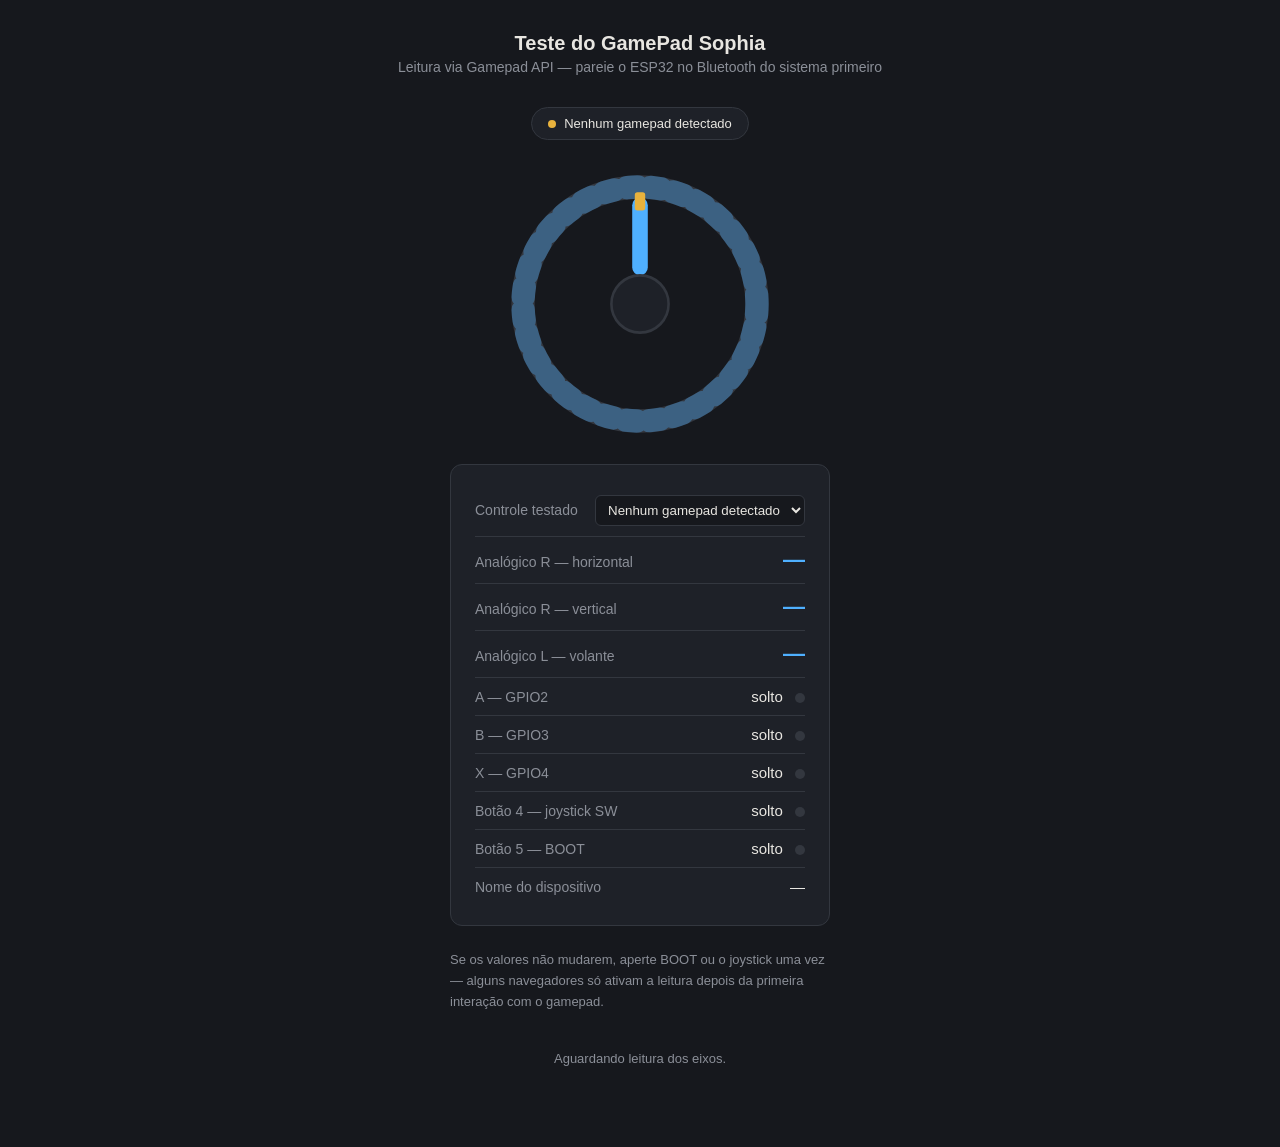
<file: server_teste/index.html>
<!DOCTYPE html>
<html lang="pt-BR">
<head>
<meta charset="UTF-8">
<meta name="viewport" content="width=device-width, initial-scale=1.0">
<title>Teste do Volante — GamePad Sophia</title>
<style>
  :root {
    --bg: #16181d;
    --panel: #1e2128;
    --line: #33373f;
    --text: #e8e6e1;
    --dim: #8b8f98;
    --accent: #4fb0ff;
    --ok: #5ad176;
    --warn: #e8b23d;
  }
  * { box-sizing: border-box; }
  body {
    margin: 0;
    background: var(--bg);
    color: var(--text);
    font-family: -apple-system, "Segoe UI", Roboto, sans-serif;
    min-height: 100vh;
    display: flex;
    flex-direction: column;
    align-items: center;
    padding: 32px 16px 64px;
  }
  h1 {
    font-size: 20px;
    font-weight: 600;
    margin: 0 0 4px;
  }
  .subtitulo {
    color: var(--dim);
    font-size: 14px;
    margin: 0 0 32px;
  }
  .status {
    display: flex;
    align-items: center;
    gap: 8px;
    padding: 8px 16px;
    border-radius: 999px;
    background: var(--panel);
    border: 1px solid var(--line);
    font-size: 13px;
    margin-bottom: 32px;
  }
  .status .ponto {
    width: 8px;
    height: 8px;
    border-radius: 50%;
    background: var(--warn);
  }
  .status.conectado .ponto { background: var(--ok); }
  .status.conectado .texto { color: var(--ok); }

  .volante-wrap {
    position: relative;
    width: min(70vw, 260px);
    aspect-ratio: 1;
    margin-bottom: 28px;
  }
  .volante {
    width: 100%;
    height: 100%;
    transform-origin: center;
    transition: transform 40ms linear;
  }

  .painel {
    width: min(90vw, 380px);
    background: var(--panel);
    border: 1px solid var(--line);
    border-radius: 12px;
    padding: 20px 24px;
  }
  .linha {
    display: flex;
    justify-content: space-between;
    align-items: baseline;
    padding: 10px 0;
    border-bottom: 1px solid var(--line);
    font-size: 14px;
  }
  .linha:last-child { border-bottom: none; }
  .linha .rotulo { color: var(--dim); }
  .linha .valor {
    font-variant-numeric: tabular-nums;
    font-size: 15px;
  }
  .linha .valor.destaque {
    font-size: 22px;
    font-weight: 600;
    color: var(--accent);
  }

  .start-led {
    display: inline-block;
    width: 10px;
    height: 10px;
    border-radius: 50%;
    background: var(--line);
    margin-left: 8px;
    vertical-align: middle;
    transition: background 60ms;
  }
  .start-led.ativo { background: var(--ok); }

  .ajuda {
    max-width: 380px;
    margin-top: 24px;
    font-size: 13px;
    line-height: 1.6;
    color: var(--dim);
  }
  .ajuda code {
    background: var(--panel);
    border: 1px solid var(--line);
    border-radius: 4px;
    padding: 1px 6px;
    color: var(--text);
  }
  select {
    max-width: 220px;
    background: var(--bg);
    border: 1px solid var(--line);
    border-radius: 6px;
    color: var(--text);
    padding: 6px 8px;
  }
</style>
</head>
<body>

  <h1>Teste do GamePad Sophia</h1>
  <p class="subtitulo">Leitura via Gamepad API — pareie o ESP32 no Bluetooth do sistema primeiro</p>

  <div class="status" id="status">
    <span class="ponto"></span>
    <span class="texto">Nenhum gamepad detectado</span>
  </div>

  <div class="volante-wrap">
    <svg class="volante" id="volanteSvg" viewBox="0 0 200 200">
      <circle cx="100" cy="100" r="90" fill="none" stroke="#33373f" stroke-width="18"/>
      <circle cx="100" cy="100" r="90" fill="none" stroke="#4fb0ff" stroke-width="18"
              stroke-dasharray="8 10" stroke-linecap="round" opacity="0.35"/>
      <rect x="94" y="18" width="12" height="60" rx="6" fill="#4fb0ff"/>
      <circle cx="100" cy="100" r="22" fill="#1e2128" stroke="#33373f" stroke-width="2"/>
      <rect x="96" y="14" width="8" height="14" rx="2" fill="#e8b23d"/>
    </svg>
  </div>

  <div class="painel">
    <div class="linha">
      <label class="rotulo" for="seletorGamepad">Controle testado</label>
      <select id="seletorGamepad">
        <option value="">Nenhum gamepad detectado</option>
      </select>
    </div>
    <div class="linha">
      <span class="rotulo">Analógico R — horizontal</span>
      <span class="valor destaque" id="valorJoystickX">—</span>
    </div>
    <div class="linha">
      <span class="rotulo">Analógico R — vertical</span>
      <span class="valor destaque" id="valorJoystickY">—</span>
    </div>
    <div class="linha">
      <span class="rotulo">Analógico L — volante</span>
      <span class="valor destaque" id="valorVolante">—</span>
    </div>
    <div class="linha">
      <span class="rotulo">A — GPIO2</span>
      <span class="valor" id="valorBotao1">solto <span class="start-led" id="ledBotao1"></span></span>
    </div>
    <div class="linha">
      <span class="rotulo">B — GPIO3</span>
      <span class="valor" id="valorBotao2">solto <span class="start-led" id="ledBotao2"></span></span>
    </div>
    <div class="linha">
      <span class="rotulo">X — GPIO4</span>
      <span class="valor" id="valorBotao3">solto <span class="start-led" id="ledBotao3"></span></span>
    </div>
    <div class="linha">
      <span class="rotulo">Botão 4 — joystick SW</span>
      <span class="valor" id="valorBotao4">solto <span class="start-led" id="ledBotao4"></span></span>
    </div>
    <div class="linha">
      <span class="rotulo">Botão 5 — BOOT</span>
      <span class="valor" id="valorBotao5">solto <span class="start-led" id="ledBotao5"></span></span>
    </div>
    <div class="linha">
      <span class="rotulo">Nome do dispositivo</span>
      <span class="valor" id="valorNome">—</span>
    </div>
  </div>

  <p class="ajuda">
    Se os valores não mudarem, aperte BOOT ou o joystick uma vez — alguns
    navegadores só ativam a leitura depois da primeira interação com o gamepad.
  </p>

  <p class="ajuda" id="diagnosticoEixos">Aguardando leitura dos eixos.</p>
<script>
  const statusEl = document.getElementById('status');
  const seletorGamepad = document.getElementById('seletorGamepad');
  const volanteSvg = document.getElementById('volanteSvg');
  const valorJoystickX = document.getElementById('valorJoystickX');
  const valorJoystickY = document.getElementById('valorJoystickY');
  const valorVolante = document.getElementById('valorVolante');
  const indicadoresBotoes = [1, 2, 3, 4, 5].map(numero => ({
    valor: document.getElementById(`valorBotao${numero}`),
    led: document.getElementById(`ledBotao${numero}`),
  }));
  const valorNome = document.getElementById('valorNome');

  let anguloAtual = 0;
  let assinaturaGamepads = '';

  seletorGamepad.addEventListener('change', () => {
    seletorGamepad.dataset.escolhaManual = 'true';
  });

  window.addEventListener('gamepadconnected', (e) => {
    console.log('Gamepad conectado:', e.gamepad);
  });

  window.addEventListener('gamepaddisconnected', () => {
    statusEl.classList.remove('conectado');
    statusEl.querySelector('.texto').textContent = 'Gamepad desconectado';
  });

  function loop() {
    const gamepads = navigator.getGamepads
      ? Array.from(navigator.getGamepads()).filter(Boolean)
      : [];
    const novaAssinatura = gamepads.map(g => `${g.index}:${g.id}`).join('|');

    if (novaAssinatura !== assinaturaGamepads) {
      const selecaoAnterior = seletorGamepad.value;
      seletorGamepad.replaceChildren();

      if (gamepads.length === 0) {
        seletorGamepad.add(new Option('Nenhum gamepad detectado', ''));
        delete seletorGamepad.dataset.escolhaManual;
      } else {
        for (const gamepad of gamepads) {
          seletorGamepad.add(new Option(`${gamepad.index}: ${gamepad.id}`, gamepad.index));
        }

        const aindaExiste = gamepads.some(g => String(g.index) === selecaoAnterior);
        const sophia = gamepads.find(g =>
          /GamePad Sophia|Volante DIY|NimBLE|Vendor: 16c0.*Product: 05df/i.test(g.id)) ||
          gamepads.find(g =>
            ((g.axes.length === 4 || g.axes.length === 5) && g.buttons.length === 5) ||
            (g.axes.length === 1 && g.buttons.length === 3));
        if (aindaExiste && seletorGamepad.dataset.escolhaManual === 'true') {
          seletorGamepad.value = selecaoAnterior;
        } else {
          seletorGamepad.value = String((sophia || gamepads[0]).index);
        }
      }

      assinaturaGamepads = novaAssinatura;
    }

    const gp = gamepads.find(g => String(g.index) === seletorGamepad.value) || null;

    if (gp) {
      statusEl.classList.add('conectado');
      statusEl.querySelector('.texto').textContent = 'Conectado';
      valorNome.textContent = gp.id || '—';

      // A Gamepad API entrega cada eixo normalizado de -1.0 a 1.0.
      // Chromium/Windows RawInput indexes HID usages from X (0x30):
      // X=0, Y=1, Z=2 (unused), Rx=3, Ry=4. Other backends compact axes.
      const indiceR = gp.mapping !== 'standard' && gp.axes.length >= 5 ? 3 : 2;
      const joystickX = gp.axes[indiceR] ?? 0;
      const joystickY = gp.axes[indiceR + 1] ?? 0;
      document.getElementById('diagnosticoEixos').textContent =
        `R horizontal: eixo ${indiceR}; R vertical: eixo ${indiceR + 1}. ` +
        Array.from(gp.axes, (v, i) => `[${i}] ${v.toFixed(3)}`).join(' | ');
      const volante = gp.axes[0] ?? 0;
      valorJoystickX.textContent = joystickX.toFixed(3);
      valorJoystickY.textContent = joystickY.toFixed(3);
      valorVolante.textContent = volante.toFixed(3);

      // Gira o SVG do volante: eixo X / L (-1..1) -> graus (-150..150).
      anguloAtual = volante * 150;
      volanteSvg.style.transform = `rotate(${anguloAtual}deg)`;

      indicadoresBotoes.forEach(({ valor, led }, indice) => {
        const indices = gp.mapping === 'standard' && gp.buttons.length >= 12 ? [0,1,2,11,9] : gp.buttons.length >= 15 ? [0,1,3,14,11] : [0,1,2,3,4];
        const botao = gp.buttons[indices[indice]];
        const pressionado = Boolean(botao && (botao.pressed || botao.value > 0.5));
        valor.childNodes[0].textContent = pressionado ? 'pressionado ' : 'solto ';
        led.classList.toggle('ativo', pressionado);
      });
    } else {
      statusEl.classList.remove('conectado');
      statusEl.querySelector('.texto').textContent = 'Nenhum gamepad detectado';
    }

    requestAnimationFrame(loop);
  }

  requestAnimationFrame(loop);
</script>
</body>
</html>
</file>
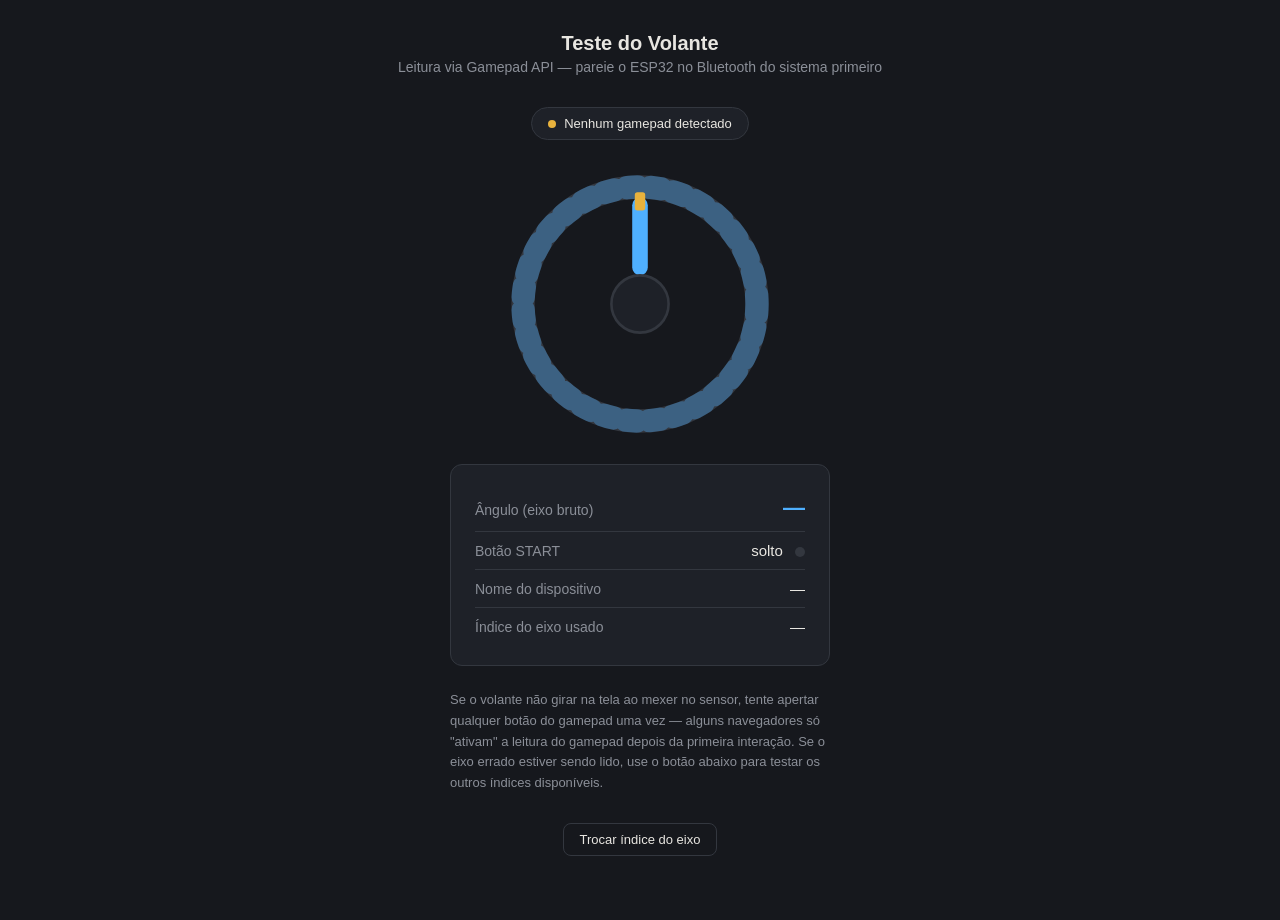
<file: volante-diy-firmware-repo/server_teste/index.html>
<!DOCTYPE html>
<html lang="pt-BR">
<head>
<meta charset="UTF-8">
<meta name="viewport" content="width=device-width, initial-scale=1.0">
<title>Teste do Volante — Volante DIY</title>
<style>
  :root {
    --bg: #16181d;
    --panel: #1e2128;
    --line: #33373f;
    --text: #e8e6e1;
    --dim: #8b8f98;
    --accent: #4fb0ff;
    --ok: #5ad176;
    --warn: #e8b23d;
  }
  * { box-sizing: border-box; }
  body {
    margin: 0;
    background: var(--bg);
    color: var(--text);
    font-family: -apple-system, "Segoe UI", Roboto, sans-serif;
    min-height: 100vh;
    display: flex;
    flex-direction: column;
    align-items: center;
    padding: 32px 16px 64px;
  }
  h1 {
    font-size: 20px;
    font-weight: 600;
    margin: 0 0 4px;
  }
  .subtitulo {
    color: var(--dim);
    font-size: 14px;
    margin: 0 0 32px;
  }
  .status {
    display: flex;
    align-items: center;
    gap: 8px;
    padding: 8px 16px;
    border-radius: 999px;
    background: var(--panel);
    border: 1px solid var(--line);
    font-size: 13px;
    margin-bottom: 32px;
  }
  .status .ponto {
    width: 8px;
    height: 8px;
    border-radius: 50%;
    background: var(--warn);
  }
  .status.conectado .ponto { background: var(--ok); }
  .status.conectado .texto { color: var(--ok); }

  .volante-wrap {
    position: relative;
    width: min(70vw, 260px);
    aspect-ratio: 1;
    margin-bottom: 28px;
  }
  .volante {
    width: 100%;
    height: 100%;
    transform-origin: center;
    transition: transform 40ms linear;
  }

  .painel {
    width: min(90vw, 380px);
    background: var(--panel);
    border: 1px solid var(--line);
    border-radius: 12px;
    padding: 20px 24px;
  }
  .linha {
    display: flex;
    justify-content: space-between;
    align-items: baseline;
    padding: 10px 0;
    border-bottom: 1px solid var(--line);
    font-size: 14px;
  }
  .linha:last-child { border-bottom: none; }
  .linha .rotulo { color: var(--dim); }
  .linha .valor {
    font-variant-numeric: tabular-nums;
    font-size: 15px;
  }
  .linha .valor.destaque {
    font-size: 22px;
    font-weight: 600;
    color: var(--accent);
  }

  .start-led {
    display: inline-block;
    width: 10px;
    height: 10px;
    border-radius: 50%;
    background: var(--line);
    margin-left: 8px;
    vertical-align: middle;
    transition: background 60ms;
  }
  .start-led.ativo { background: var(--ok); }

  .ajuda {
    max-width: 380px;
    margin-top: 24px;
    font-size: 13px;
    line-height: 1.6;
    color: var(--dim);
  }
  .ajuda code {
    background: var(--panel);
    border: 1px solid var(--line);
    border-radius: 4px;
    padding: 1px 6px;
    color: var(--text);
  }
  button.calibrar {
    margin-top: 16px;
    background: transparent;
    border: 1px solid var(--line);
    color: var(--text);
    padding: 8px 16px;
    border-radius: 8px;
    font-size: 13px;
    cursor: pointer;
  }
  button.calibrar:hover { border-color: var(--accent); color: var(--accent); }
</style>
</head>
<body>

  <h1>Teste do Volante</h1>
  <p class="subtitulo">Leitura via Gamepad API — pareie o ESP32 no Bluetooth do sistema primeiro</p>

  <div class="status" id="status">
    <span class="ponto"></span>
    <span class="texto">Nenhum gamepad detectado</span>
  </div>

  <div class="volante-wrap">
    <svg class="volante" id="volanteSvg" viewBox="0 0 200 200">
      <circle cx="100" cy="100" r="90" fill="none" stroke="#33373f" stroke-width="18"/>
      <circle cx="100" cy="100" r="90" fill="none" stroke="#4fb0ff" stroke-width="18"
              stroke-dasharray="8 10" stroke-linecap="round" opacity="0.35"/>
      <rect x="94" y="18" width="12" height="60" rx="6" fill="#4fb0ff"/>
      <circle cx="100" cy="100" r="22" fill="#1e2128" stroke="#33373f" stroke-width="2"/>
      <rect x="96" y="14" width="8" height="14" rx="2" fill="#e8b23d"/>
    </svg>
  </div>

  <div class="painel">
    <div class="linha">
      <span class="rotulo">Ângulo (eixo bruto)</span>
      <span class="valor destaque" id="valorEixo">—</span>
    </div>
    <div class="linha">
      <span class="rotulo">Botão START</span>
      <span class="valor" id="valorBotao">solto <span class="start-led" id="ledBotao"></span></span>
    </div>
    <div class="linha">
      <span class="rotulo">Nome do dispositivo</span>
      <span class="valor" id="valorNome">—</span>
    </div>
    <div class="linha">
      <span class="rotulo">Índice do eixo usado</span>
      <span class="valor" id="valorIndiceEixo">—</span>
    </div>
  </div>

  <p class="ajuda">
    Se o volante não girar na tela ao mexer no sensor, tente apertar
    qualquer botão do gamepad uma vez — alguns navegadores só
    "ativam" a leitura do gamepad depois da primeira interação.
    Se o eixo errado estiver sendo lido, use o botão abaixo para
    testar os outros índices disponíveis.
  </p>
  <button class="calibrar" id="btnTrocarEixo">Trocar índice do eixo</button>

<script>
  const statusEl = document.getElementById('status');
  const volanteSvg = document.getElementById('volanteSvg');
  const valorEixo = document.getElementById('valorEixo');
  const valorBotao = document.getElementById('valorBotao');
  const ledBotao = document.getElementById('ledBotao');
  const valorNome = document.getElementById('valorNome');
  const valorIndiceEixo = document.getElementById('valorIndiceEixo');
  const btnTrocarEixo = document.getElementById('btnTrocarEixo');

  let indiceEixoAtivo = 0;
  let anguloAtual = 0;

  btnTrocarEixo.addEventListener('click', () => {
    indiceEixoAtivo = (indiceEixoAtivo + 1) % 4;
    valorIndiceEixo.textContent = indiceEixoAtivo;
  });

  window.addEventListener('gamepadconnected', (e) => {
    console.log('Gamepad conectado:', e.gamepad);
  });

  window.addEventListener('gamepaddisconnected', () => {
    statusEl.classList.remove('conectado');
    statusEl.querySelector('.texto').textContent = 'Gamepad desconectado';
  });

  function loop() {
    const gamepads = navigator.getGamepads ? navigator.getGamepads() : [];
    let gp = null;
    for (const g of gamepads) {
      if (g) { gp = g; break; }
    }

    if (gp) {
      statusEl.classList.add('conectado');
      statusEl.querySelector('.texto').textContent = 'Conectado';
      valorNome.textContent = gp.id || '—';
      valorIndiceEixo.textContent = indiceEixoAtivo;

      // Eixo bruto: Gamepad API entrega valores de -1.0 a 1.0
      const bruto = gp.axes[indiceEixoAtivo] !== undefined ? gp.axes[indiceEixoAtivo] : 0;
      valorEixo.textContent = bruto.toFixed(3);

      // Gira o SVG do volante: bruto (-1..1) -> graus (-150..150)
      anguloAtual = bruto * 150;
      volanteSvg.style.transform = `rotate(${anguloAtual}deg)`;

      // Botão START: normalmente button[0], mas confere todos
      const algumPressionado = gp.buttons.some(b => b.pressed || b.value > 0.5);
      valorBotao.childNodes[0].textContent = algumPressionado ? 'pressionado ' : 'solto ';
      ledBotao.classList.toggle('ativo', algumPressionado);
    } else {
      statusEl.classList.remove('conectado');
      statusEl.querySelector('.texto').textContent = 'Nenhum gamepad detectado';
    }

    requestAnimationFrame(loop);
  }

  requestAnimationFrame(loop);
</script>
</body>
</html>
</file>
